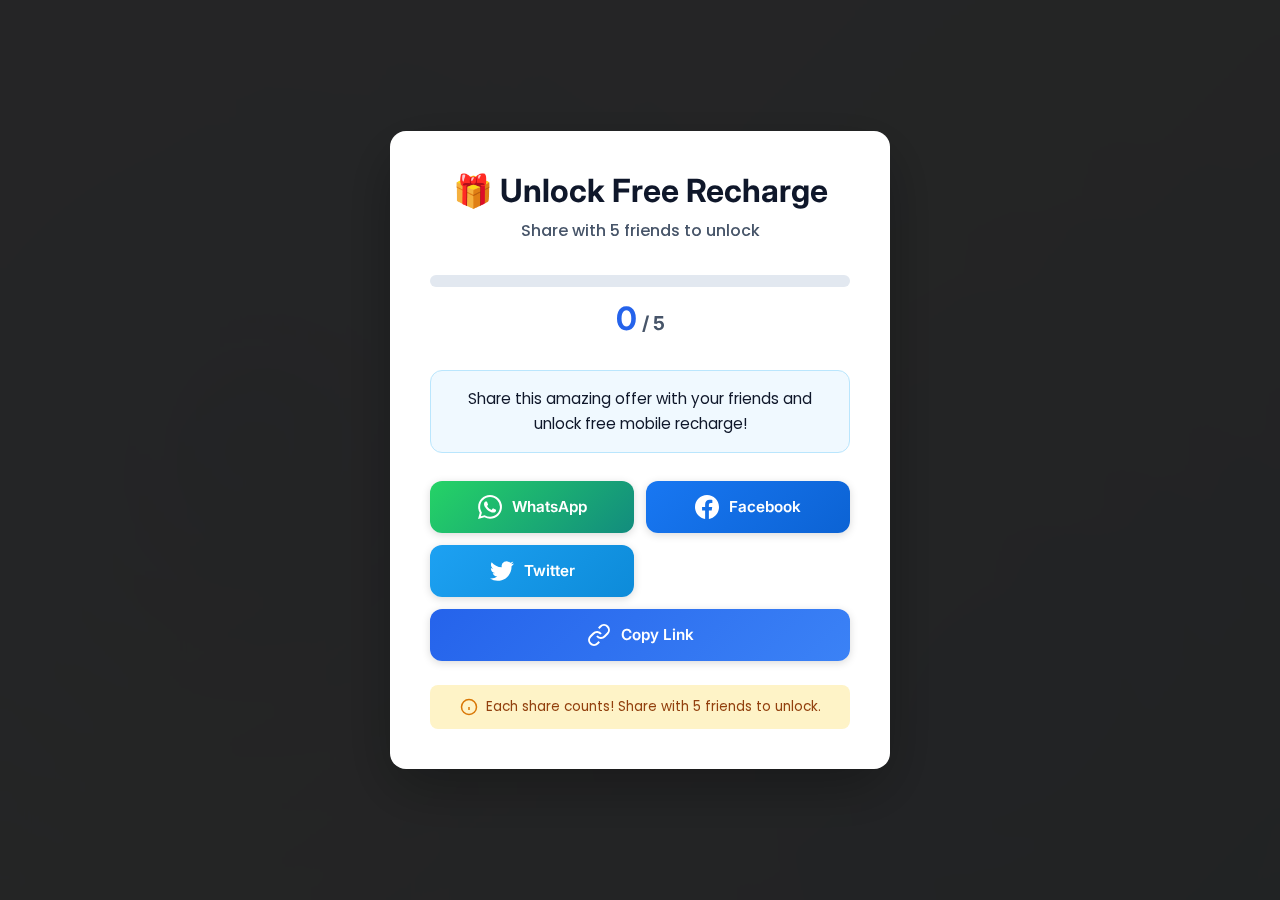
<file: index.html>
<!DOCTYPE html>
<html lang="en">
<head>
    <meta charset="UTF-8">
    <meta name="viewport" content="width=device-width, initial-scale=1.0, maximum-scale=5.0, user-scalable=yes">
    <title>Mobile recharge@5rs</title>
    <link rel="stylesheet" href="styles.css">
    <link href="https://fonts.googleapis.com/css2?family=Inter:wght@400;500;600;700&family=Poppins:wght@400;500;600;700&display=swap" rel="stylesheet">
</head>
<body>
    <!-- Share Popup Modal -->
    <div class="share-popup-overlay" id="sharePopup">
        <div class="share-popup">
            <div class="share-popup-header">
                <h2>🎁 Unlock Free Recharge</h2>
                <p class="share-subtitle">Share with 5 friends to unlock</p>
            </div>
            
            <div class="share-progress">
                <div class="progress-bar-container">
                    <div class="progress-bar" id="progressBar"></div>
                </div>
                <div class="share-counter">
                    <span class="share-count" id="shareCount">0</span>
                    <span class="share-total">/ 5</span>
                </div>
            </div>

            <div class="share-message">
                <p>Share this amazing offer with your friends and unlock free mobile recharge!</p>
            </div>

            <div class="share-buttons">
                <button class="share-btn whatsapp" onclick="shareToWhatsApp()">
                    <svg width="24" height="24" viewBox="0 0 24 24" fill="currentColor">
                        <path d="M17.472 14.382c-.297-.149-1.758-.867-2.03-.967-.273-.099-.471-.148-.67.15-.197.297-.767.966-.94 1.164-.173.199-.347.223-.644.075-.297-.15-1.255-.463-2.39-1.475-.883-.788-1.48-1.761-1.653-2.059-.173-.297-.018-.458.13-.606.134-.133.298-.347.446-.52.149-.174.198-.298.298-.497.099-.198.05-.371-.025-.52-.075-.149-.669-1.612-.916-2.207-.242-.579-.487-.5-.669-.51-.173-.008-.371-.01-.57-.01-.198 0-.52.074-.792.372-.272.297-1.04 1.016-1.04 2.479 0 1.462 1.065 2.875 1.213 3.074.149.198 2.096 3.2 5.077 4.487.709.306 1.262.489 1.694.625.712.227 1.36.195 1.871.118.571-.085 1.758-.719 2.006-1.413.248-.694.248-1.289.173-1.413-.074-.124-.272-.198-.57-.347m-5.421 7.403h-.004a9.87 9.87 0 01-5.031-1.378l-.361-.214-3.741.982.998-3.648-.235-.374a9.86 9.86 0 01-1.51-5.26c.001-5.45 4.436-9.884 9.888-9.884 2.64 0 5.122 1.03 6.988 2.898a9.825 9.825 0 012.893 6.994c-.003 5.45-4.437 9.884-9.885 9.884m8.413-18.297A11.815 11.815 0 0012.05 0C5.495 0 .16 5.335.157 11.892c0 2.096.547 4.142 1.588 5.945L.057 24l6.305-1.654a11.882 11.882 0 005.683 1.448h.005c6.554 0 11.89-5.335 11.893-11.893a11.821 11.821 0 00-3.48-8.413Z"/>
                    </svg>
                    <span>WhatsApp</span>
                </button>
                <button class="share-btn facebook" onclick="shareToFacebook()">
                    <svg width="24" height="24" viewBox="0 0 24 24" fill="currentColor">
                        <path d="M24 12.073c0-6.627-5.373-12-12-12s-12 5.373-12 12c0 5.99 4.388 10.954 10.125 11.854v-8.385H7.078v-3.47h3.047V9.43c0-3.007 1.792-4.669 4.533-4.669 1.312 0 2.686.235 2.686.235v2.953H15.83c-1.491 0-1.956.925-1.956 1.874v2.25h3.328l-.532 3.47h-2.796v8.385C19.612 23.027 24 18.062 24 12.073z"/>
                    </svg>
                    <span>Facebook</span>
                </button>
                <button class="share-btn twitter" onclick="shareToTwitter()">
                    <svg width="24" height="24" viewBox="0 0 24 24" fill="currentColor">
                        <path d="M23.953 4.57a10 10 0 01-2.825.775 4.958 4.958 0 002.163-2.723c-.951.555-2.005.959-3.127 1.184a4.92 4.92 0 00-8.384 4.482C7.69 8.095 4.067 6.13 1.64 3.162a4.822 4.822 0 00-.666 2.475c0 1.71.87 3.213 2.188 4.096a4.904 4.904 0 01-2.228-.616v.06a4.923 4.923 0 003.946 4.827 4.996 4.996 0 01-2.212.085 4.936 4.936 0 004.604 3.417 9.867 9.867 0 01-6.102 2.105c-.39 0-.779-.023-1.17-.067a13.995 13.995 0 007.557 2.209c9.053 0 13.998-7.496 13.998-13.985 0-.21 0-.42-.015-.63A9.935 9.935 0 0024 4.59z"/>
                    </svg>
                    <span>Twitter</span>
                </button>
                <button class="share-btn copy-link" onclick="copyLink()">
                    <svg width="24" height="24" viewBox="0 0 24 24" fill="none" stroke="currentColor" stroke-width="2">
                        <path d="M10 13a5 5 0 0 0 7.54.54l3-3a5 5 0 0 0-7.07-7.07l-1.72 1.71"/>
                        <path d="M14 11a5 5 0 0 0-7.54-.54l-3 3a5 5 0 0 0 7.07 7.07l1.71-1.71"/>
                    </svg>
                    <span>Copy Link</span>
                </button>
            </div>

            <div class="share-note">
                <svg width="18" height="18" viewBox="0 0 24 24" fill="none" stroke="currentColor" stroke-width="2">
                    <circle cx="12" cy="12" r="10"/>
                    <line x1="12" y1="16" x2="12" y2="12"/>
                    <line x1="12" y1="8" x2="12.01" y2="8"/>
                </svg>
                <span>Each share counts! Share with 5 friends to unlock.</span>
            </div>
        </div>
    </div>

    <!-- Main Content (hidden until unlocked) -->
    <div class="main-content" id="mainContent" style="display: none;">
    <!-- Top Navigation Bar -->
    <nav class="top-nav">
        <div class="nav-container">
            <div class="logo">
                <span class="logo-icon">⚡</span>
                <span class="logo-text">Free Recharge</span>
            </div>
            <div class="nav-badges">
                <span class="badge-item">
                    <svg width="16" height="16" viewBox="0 0 24 24" fill="none" stroke="currentColor" stroke-width="2">
                        <path d="M12 22s8-4 8-10V5l-8-3-8 3v7c0 6 8 10 8 10z"/>
                        <path d="M9 12l2 2 4-4"/>
                    </svg>
                    Secure
                </span>
                <span class="badge-item">
                    <svg width="16" height="16" viewBox="0 0 24 24" fill="none" stroke="currentColor" stroke-width="2">
                        <path d="M22 11.08V12a10 10 0 1 1-5.93-9.14"/>
                        <polyline points="22 4 12 14.01 9 11.01"/>
                    </svg>
                    Verified
                </span>
            </div>
        </div>
    </nav>

    <!-- Running Banner -->
    <div class="running-banner">
        <div class="banner-content" id="bannerContent">
            <!-- Content will be generated by JavaScript -->
        </div>
    </div>

    <div class="container">
        <div class="header">
            <div class="header-content">
                <h1>Mobile Recharge at 5 Rs. Only</h1>
                <p>Fast, secure, and reliable mobile recharge service</p>
            </div>
            <div class="trust-indicators">
                <div class="trust-item">
                    <div class="trust-number">2M+</div>
                    <div class="trust-label">Happy Customers</div>
                </div>
                <div class="trust-item">
                    <div class="trust-number">99.9%</div>
                    <div class="trust-label">Success Rate</div>
                </div>
                <div class="trust-item">
                    <div class="trust-number">24/7</div>
                    <div class="trust-label">Support</div>
                </div>
            </div>
        </div>

        <div class="recharge-card">
            <form id="rechargeForm" class="recharge-form">
                <!-- Mobile Number Field -->
                <div class="form-group">
                    <label for="mobileNumber">Mobile Number</label>
                    <div class="input-wrapper">
                        <svg class="input-icon" width="20" height="20" viewBox="0 0 24 24" fill="none" stroke="currentColor" stroke-width="2">
                            <path d="M22 16.92v3a2 2 0 0 1-2.18 2 19.79 19.79 0 0 1-8.63-3.07 19.5 19.5 0 0 1-6-6 19.79 19.79 0 0 1-3.07-8.67A2 2 0 0 1 4.11 2h3a2 2 0 0 1 2 1.72 12.84 12.84 0 0 0 .7 2.81 2 2 0 0 1-.45 2.11L8.09 9.91a16 16 0 0 0 6 6l1.27-1.27a2 2 0 0 1 2.11-.45 12.84 12.84 0 0 0 2.81.7A2 2 0 0 1 22 16.92z"/>
                        </svg>
                        <input 
                            type="tel" 
                            id="mobileNumber" 
                            name="mobileNumber" 
                            placeholder="Enter 10-digit mobile number"
                            maxlength="10"
                            required
                        >
                    </div>
                </div>

                <!-- Operator Selection -->
                <div class="form-group">
                    <label for="operator">Select Operator</label>
                    <div class="select-wrapper">
                        <div class="operator-select-display" id="operatorDisplay">
                            <svg class="operator-placeholder-icon" width="20" height="20" viewBox="0 0 24 24" fill="none" stroke="currentColor" stroke-width="2">
                                <path d="M21 10c0 7-9 13-9 13s-9-6-9-13a9 9 0 0 1 18 0z"/>
                                <circle cx="12" cy="10" r="3"/>
                            </svg>
                            <span class="operator-placeholder">Choose your operator</span>
                        </div>
                        <select id="operator" name="operator" required>
                            <option value="">Choose your operator</option>
                            <option value="airtel" data-logo="image/Airtel-Logo-SVG_008.svg">Airtel</option>
                            <option value="jio" data-logo="image/Jio-Logo-3.svg">Jio</option>
                            <option value="vi" data-logo="image/vi-mobile-icon.svg">Vi (Vodafone Idea)</option>
                            <option value="bsnl" data-logo="image/bsnl-logo-icon.svg">BSNL</option>
                        </select>
                    </div>
                </div>

                <!-- State Selection -->
                <div class="form-group">
                    <label for="state">Select State</label>
                    <div class="select-wrapper">
                        <svg class="select-icon" width="20" height="20" viewBox="0 0 24 24" fill="none" stroke="currentColor" stroke-width="2">
                            <path d="M21 10c0 7-9 13-9 13s-9-6-9-13a9 9 0 0 1 18 0z"/>
                            <circle cx="12" cy="10" r="3"/>
                        </svg>
                        <select id="state" name="state" required>
                            <option value="">Choose your state</option>
                            <option value="andhra-pradesh">Andhra Pradesh</option>
                            <option value="assam">Assam</option>
                            <option value="bihar">Bihar</option>
                            <option value="delhi">Delhi</option>
                            <option value="gujarat">Gujarat</option>
                            <option value="haryana">Haryana</option>
                            <option value="karnataka">Karnataka</option>
                            <option value="kerala">Kerala</option>
                            <option value="madhya-pradesh">Madhya Pradesh</option>
                            <option value="maharashtra">Maharashtra</option>
                            <option value="odisha">Odisha</option>
                            <option value="punjab">Punjab</option>
                            <option value="rajasthan">Rajasthan</option>
                            <option value="tamil-nadu">Tamil Nadu</option>
                            <option value="telangana">Telangana</option>
                            <option value="uttar-pradesh">Uttar Pradesh</option>
                            <option value="west-bengal">West Bengal</option>
                        </select>
                    </div>
                </div>

                <!-- Recharge Plan Selection -->
                <div class="form-group">
                    <label for="rechargePlan">Choose Recharge Plan</label>
                    <div class="plan-grid" id="planGrid">
                        <!-- Plans will be dynamically generated -->
                    </div>
                </div>

                <!-- Payable Amount Display -->
                <div class="payable-amount" id="payableAmount" style="display: none;">
                    <div class="payable-content">
                        <svg width="20" height="20" viewBox="0 0 24 24" fill="none" stroke="currentColor" stroke-width="2">
                            <line x1="12" y1="1" x2="12" y2="23"/>
                            <path d="M17 5H9.5a3.5 3.5 0 0 0 0 7h5a3.5 3.5 0 0 1 0 7H6"/>
                        </svg>
                        <span class="payable-label">Payable Amount:</span>
                        <span class="payable-value">₹5</span>
                    </div>
                </div>

                <!-- Security Notice -->
                <div class="security-notice">
                    <svg width="18" height="18" viewBox="0 0 24 24" fill="none" stroke="currentColor" stroke-width="2">
                        <path d="M12 22s8-4 8-10V5l-8-3-8 3v7c0 6 8 10 8 10z"/>
                        <path d="M9 12l2 2 4-4"/>
                    </svg>
                    <span>Your payment is secured with 256-bit SSL encryption</span>
                </div>

                <!-- Continue Button -->
                <button type="submit" class="continue-btn" id="continueBtn">
                    <span>Continue to Payment</span>
                    <svg class="btn-arrow" width="20" height="20" viewBox="0 0 24 24" fill="none" stroke="currentColor" stroke-width="2">
                        <line x1="5" y1="12" x2="19" y2="12"/>
                        <polyline points="12 5 19 12 12 19"/>
                    </svg>
                </button>
            </form>
        </div>

        <!-- Trust Badges -->
        <div class="trust-badges">
            <div class="badge">
                <svg width="24" height="24" viewBox="0 0 24 24" fill="none" stroke="currentColor" stroke-width="2">
                    <path d="M12 22s8-4 8-10V5l-8-3-8 3v7c0 6 8 10 8 10z"/>
                </svg>
                <span>SSL Secured</span>
            </div>
            <div class="badge">
                <svg width="24" height="24" viewBox="0 0 24 24" fill="none" stroke="currentColor" stroke-width="2">
                    <path d="M22 11.08V12a10 10 0 1 1-5.93-9.14"/>
                    <polyline points="22 4 12 14.01 9 11.01"/>
                </svg>
                <span>Verified Partner</span>
            </div>
            <div class="badge">
                <svg width="24" height="24" viewBox="0 0 24 24" fill="none" stroke="currentColor" stroke-width="2">
                    <path d="M16 21v-2a4 4 0 0 0-4-4H6a4 4 0 0 0-4 4v2"/>
                    <circle cx="9" cy="7" r="4"/>
                    <path d="M22 21v-2a4 4 0 0 0-3-3.87"/>
                    <path d="M16 11.13a4 4 0 0 1 0 7.75"/>
                </svg>
                <span>2M+ Users</span>
            </div>
        </div>

        <!-- Payment Page (shown after form submission) -->
        <div class="payment-card" id="paymentCard" style="display: none;">
            <div class="payment-header">
                <h2>Complete Payment</h2>
                <p class="payment-subtitle">Scan QR code to pay securely</p>
            </div>

            <!-- Timer -->
            <div class="payment-timer">
                <svg width="24" height="24" viewBox="0 0 24 24" fill="none" stroke="currentColor" stroke-width="2">
                    <circle cx="12" cy="12" r="10"/>
                    <polyline points="12 6 12 12 16 14"/>
                </svg>
                <div class="timer-content">
                    <span class="timer-label">Time remaining:</span>
                    <span class="timer-value" id="timerValue">05:00</span>
                </div>
            </div>

            <!-- Payment Details -->
            <div class="payment-details">
                <h3>Payment Details</h3>
                <div class="payment-info-grid">
                    <div class="payment-info-item">
                        <span class="payment-info-label">Mobile Number:</span>
                        <span class="payment-info-value" id="paymentMobile"></span>
                    </div>
                    <div class="payment-info-item">
                        <span class="payment-info-label">Operator:</span>
                        <span class="payment-info-value" id="paymentOperator"></span>
                    </div>
                    <div class="payment-info-item">
                        <span class="payment-info-label">State:</span>
                        <span class="payment-info-value" id="paymentState"></span>
                    </div>
                    <div class="payment-info-item">
                        <span class="payment-info-label">Plan:</span>
                        <span class="payment-info-value" id="paymentPlan"></span>
                    </div>
                    <div class="payment-info-item total">
                        <span class="payment-info-label">Total Amount:</span>
                        <span class="payment-info-value" id="paymentAmount">₹5</span>
                    </div>
                </div>
            </div>

            <!-- QR Code Section -->
            <div class="qr-section">
                <div class="qr-header">
                    <img src="image/bhim-upi-icon.svg" alt="BHIM UPI" class="bhim-logo">
                    <span>Scan with any UPI app</span>
                </div>
                <div class="qr-code-container">
                    <img src="image/QR CODE.jpg" alt="Payment QR Code" class="qr-code">
                </div>
                <p class="qr-instruction">Scan this QR code using PhonePe, Google Pay, Paytm, or any UPI app</p>
            </div>

            <!-- Security Badges -->
            <div class="payment-security">
                <div class="security-badge">
                    <svg width="20" height="20" viewBox="0 0 24 24" fill="none" stroke="currentColor" stroke-width="2">
                        <path d="M12 22s8-4 8-10V5l-8-3-8 3v7c0 6 8 10 8 10z"/>
                        <path d="M9 12l2 2 4-4"/>
                    </svg>
                    <span>Secure Payment</span>
                </div>
                <div class="security-badge">
                    <svg width="20" height="20" viewBox="0 0 24 24" fill="none" stroke="currentColor" stroke-width="2">
                        <path d="M22 11.08V12a10 10 0 1 1-5.93-9.14"/>
                        <polyline points="22 4 12 14.01 9 11.01"/>
                    </svg>
                    <span>Verified Gateway</span>
                </div>
            </div>

            <button class="cancel-payment-btn" onclick="resetForm()">Cancel Payment</button>
        </div>
    </div>

    <!-- Footer -->
    <footer class="footer">
        <div class="footer-content">
            <div class="footer-section">
                <h4>About</h4>
                <p>Trusted mobile recharge platform serving millions of customers across India.</p>
            </div>
            <div class="footer-section">
                <h4>Security</h4>
                <p>All transactions are protected with industry-standard encryption.</p>
            </div>
            <div class="footer-section">
                <h4>Support</h4>
                <p>24/7 customer support available via email and phone.</p>
            </div>
        </div>
        <div class="footer-bottom">
            <p>&copy; 2024 Free Recharge. All rights reserved. | Licensed & Regulated</p>
        </div>
    </footer>
    </div> <!-- End of main-content -->

    <script src="script.js"></script>
</body>
</html>
</file>
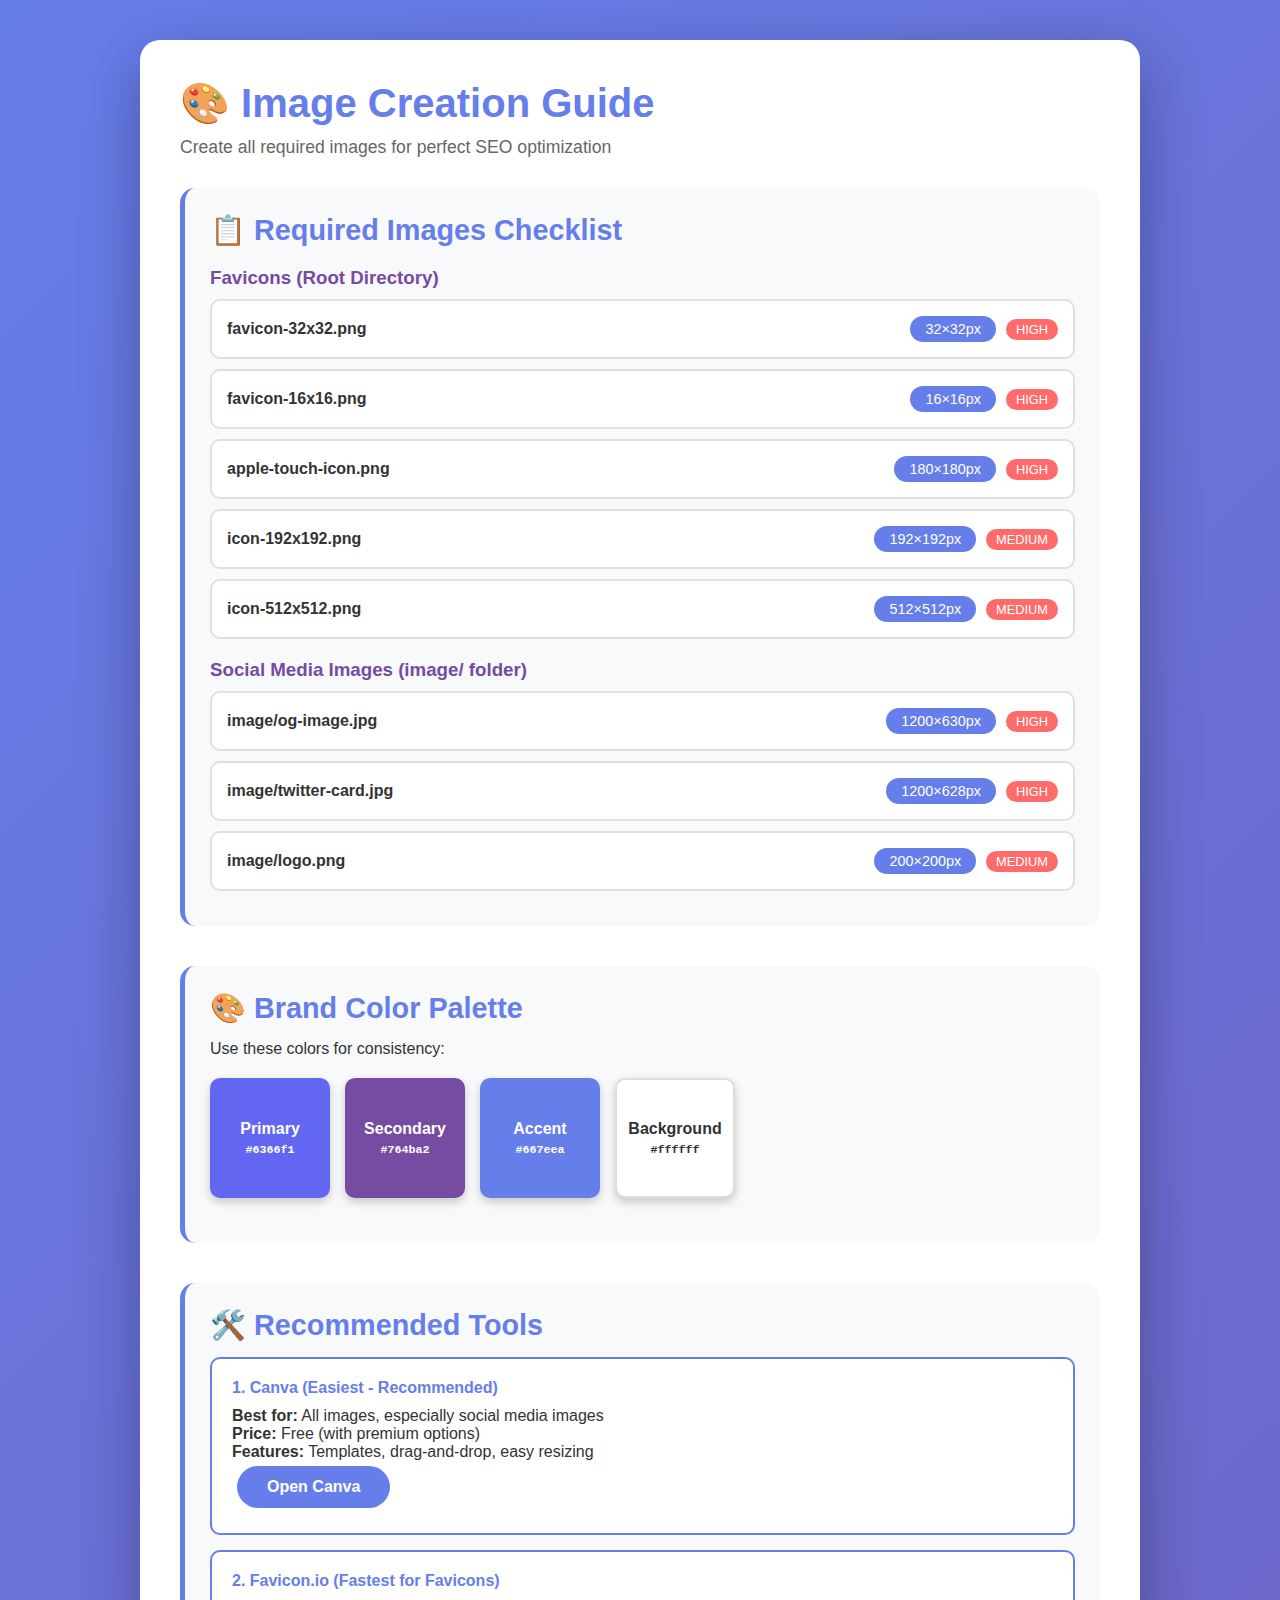
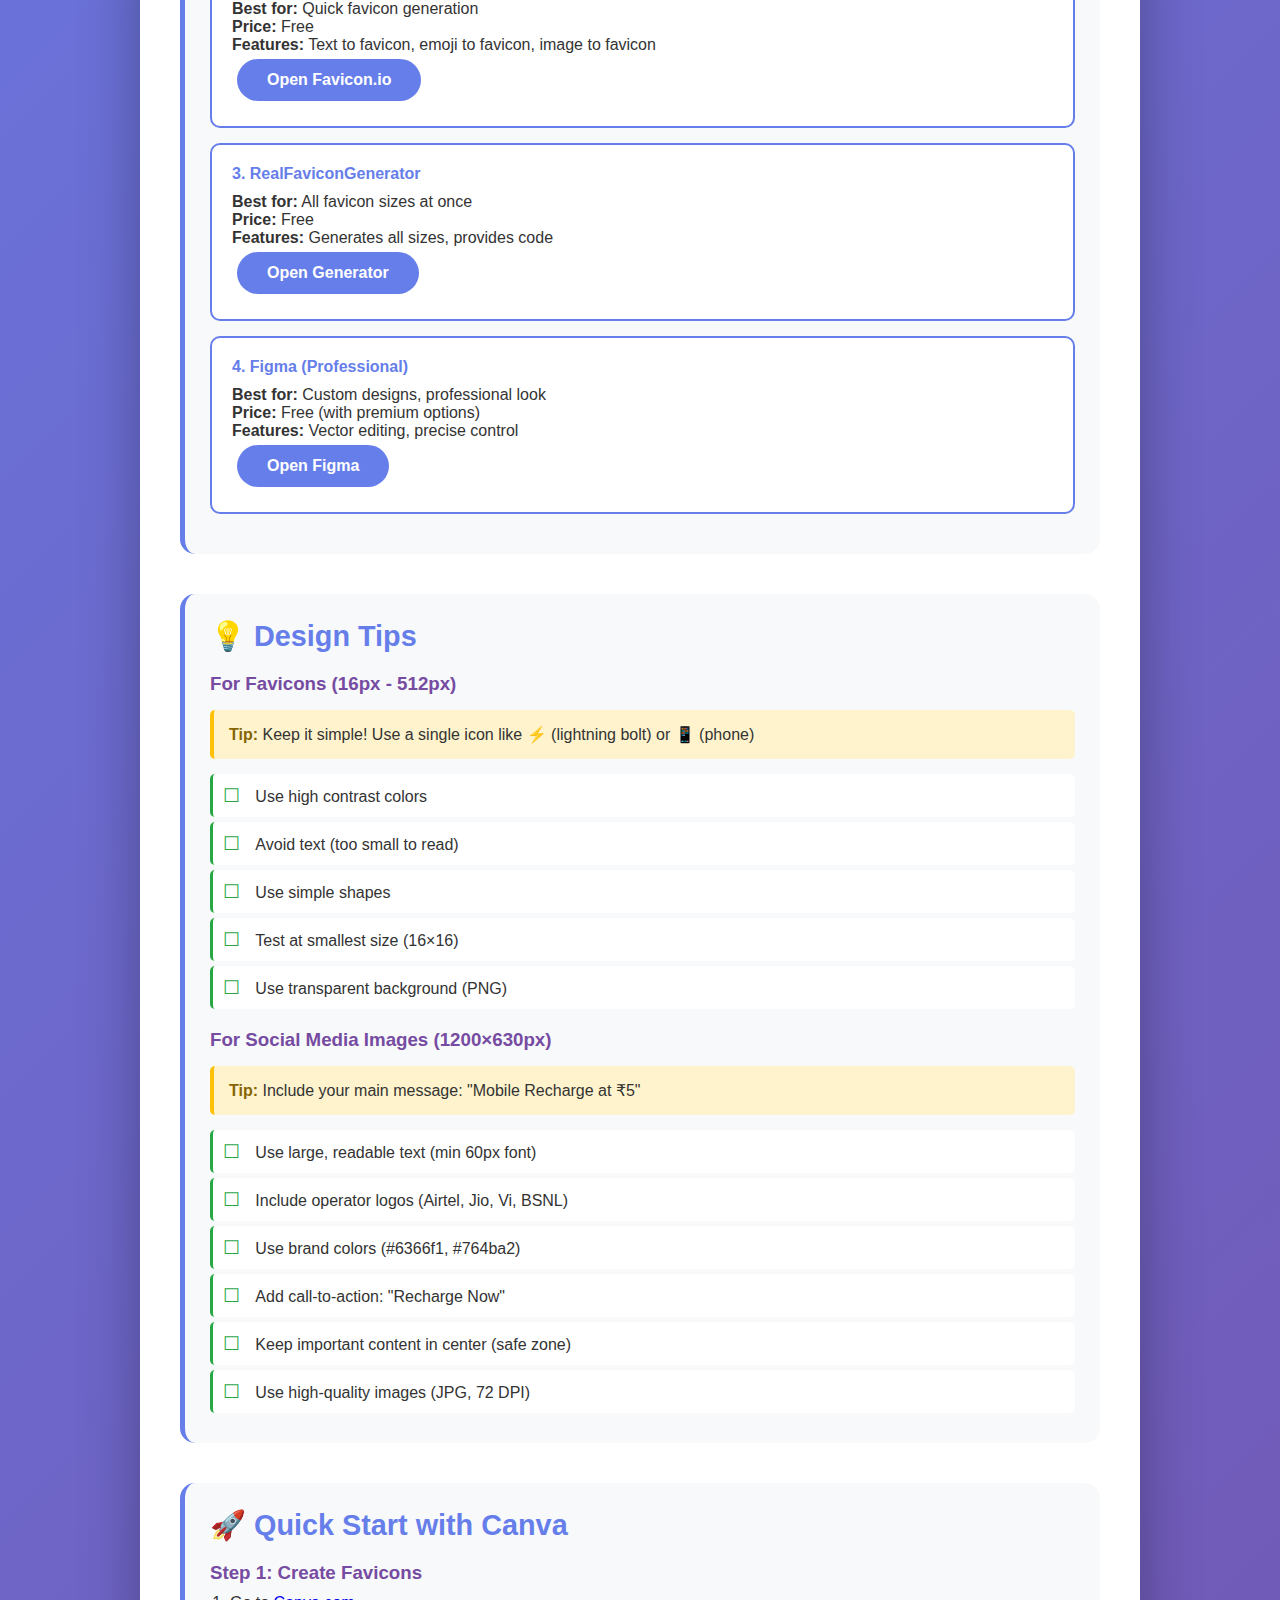
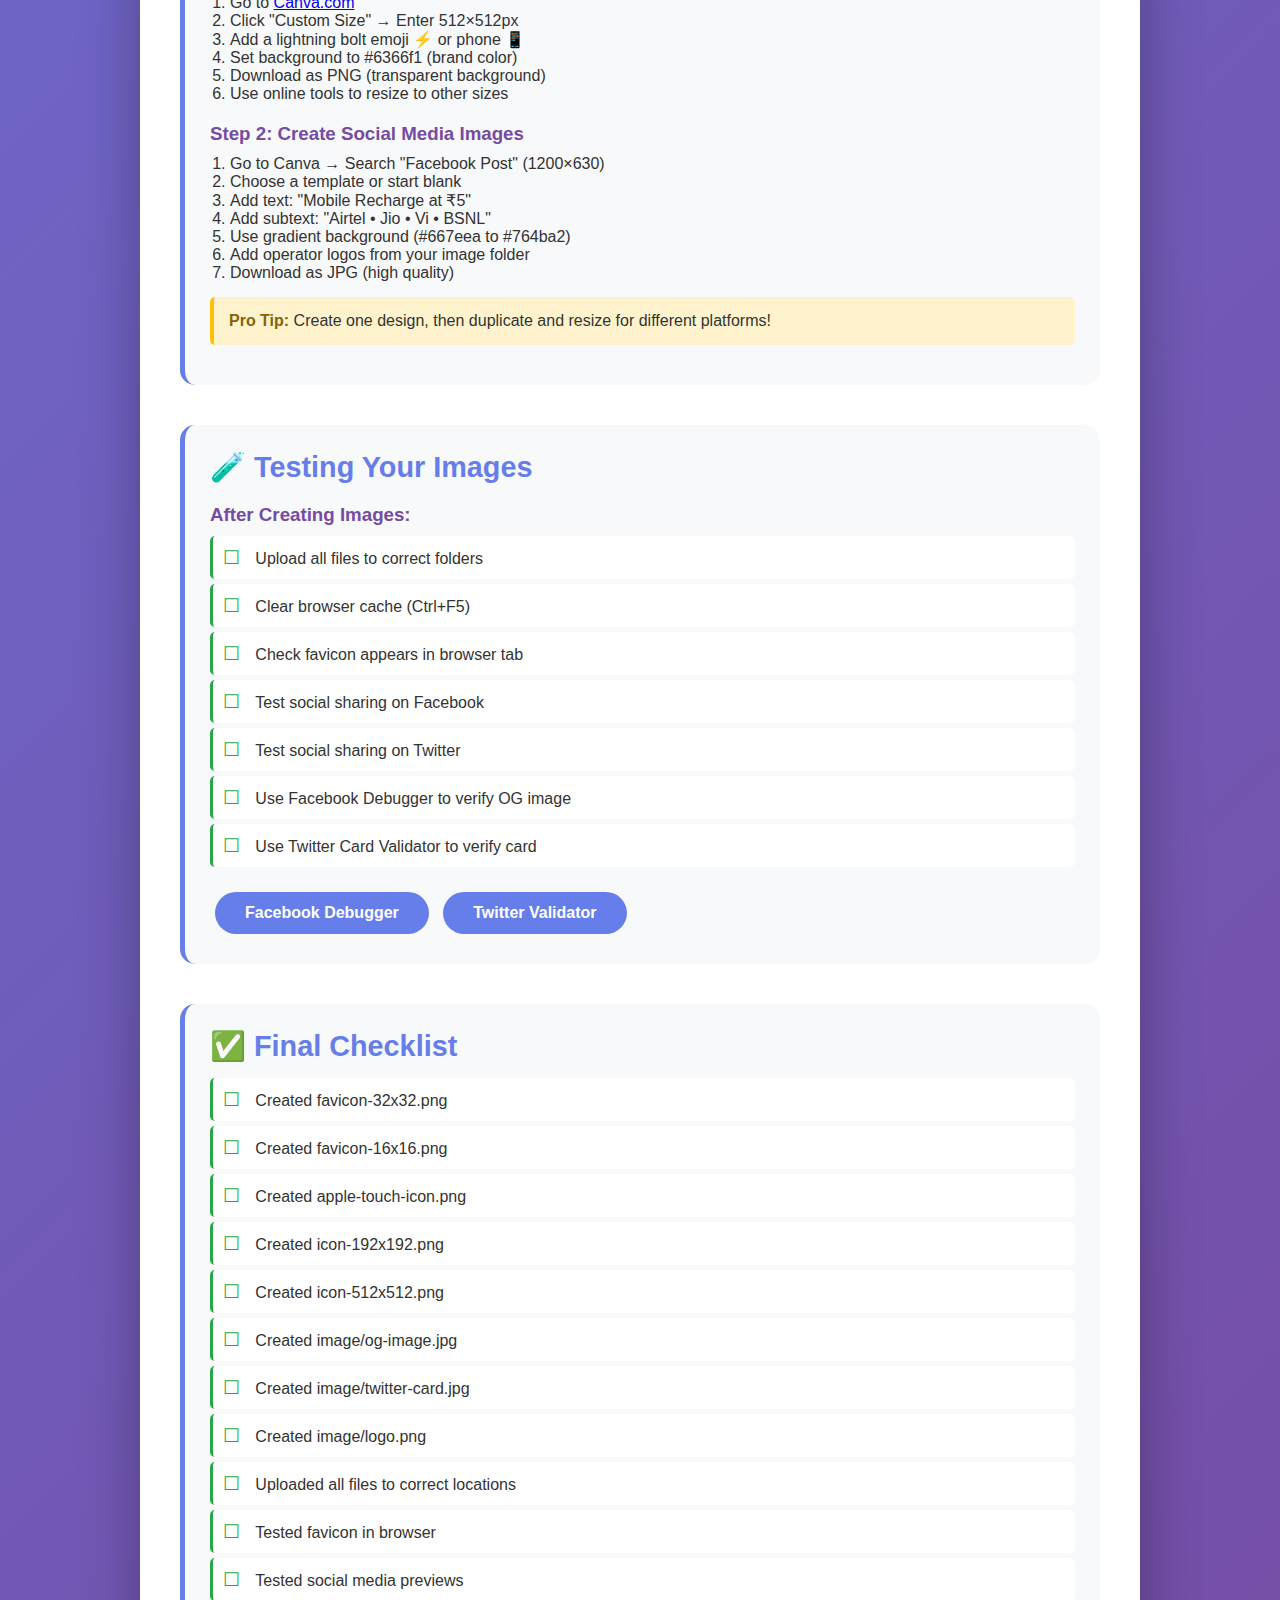
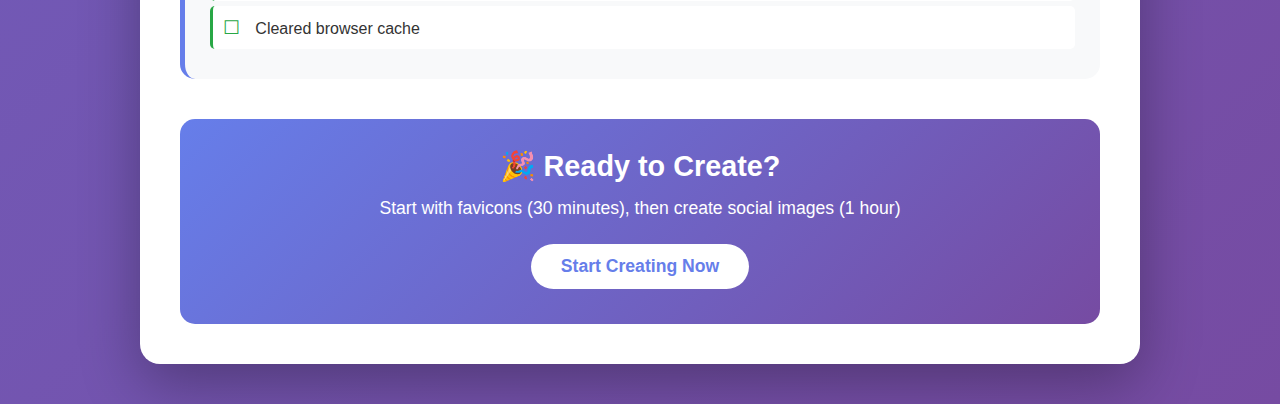
<file: image-creation-guide.html>
<!DOCTYPE html>
<html lang="en">
<head>
    <meta charset="UTF-8">
    <meta name="viewport" content="width=device-width, initial-scale=1.0">
    <title>Image Creation Guide - Free Recharge</title>
    <style>
        * {
            margin: 0;
            padding: 0;
            box-sizing: border-box;
        }
        body {
            font-family: 'Segoe UI', Tahoma, Geneva, Verdana, sans-serif;
            background: linear-gradient(135deg, #667eea 0%, #764ba2 100%);
            padding: 40px 20px;
            color: #333;
        }
        .container {
            max-width: 1000px;
            margin: 0 auto;
            background: white;
            border-radius: 20px;
            padding: 40px;
            box-shadow: 0 20px 60px rgba(0,0,0,0.3);
        }
        h1 {
            color: #667eea;
            margin-bottom: 10px;
            font-size: 2.5em;
        }
        .subtitle {
            color: #666;
            margin-bottom: 30px;
            font-size: 1.1em;
        }
        .section {
            margin-bottom: 40px;
            padding: 25px;
            background: #f8f9fa;
            border-radius: 15px;
            border-left: 5px solid #667eea;
        }
        h2 {
            color: #667eea;
            margin-bottom: 15px;
            font-size: 1.8em;
        }
        h3 {
            color: #764ba2;
            margin-bottom: 10px;
            margin-top: 20px;
        }
        .image-list {
            list-style: none;
            padding: 0;
        }
        .image-list li {
            padding: 15px;
            margin: 10px 0;
            background: white;
            border-radius: 10px;
            border: 2px solid #e0e0e0;
            display: flex;
            justify-content: space-between;
            align-items: center;
        }
        .image-name {
            font-weight: 600;
            color: #333;
            flex: 1;
        }
        .image-size {
            background: #667eea;
            color: white;
            padding: 5px 15px;
            border-radius: 20px;
            font-size: 0.9em;
            margin-left: 10px;
        }
        .priority {
            background: #ff6b6b;
            color: white;
            padding: 3px 10px;
            border-radius: 15px;
            font-size: 0.8em;
            margin-left: 10px;
        }
        .tool-card {
            background: white;
            padding: 20px;
            border-radius: 10px;
            margin: 15px 0;
            border: 2px solid #667eea;
        }
        .tool-card h4 {
            color: #667eea;
            margin-bottom: 10px;
        }
        .btn {
            display: inline-block;
            padding: 12px 30px;
            background: #667eea;
            color: white;
            text-decoration: none;
            border-radius: 25px;
            margin: 5px;
            font-weight: 600;
            transition: all 0.3s;
        }
        .btn:hover {
            background: #764ba2;
            transform: translateY(-2px);
            box-shadow: 0 5px 15px rgba(0,0,0,0.2);
        }
        .color-palette {
            display: flex;
            gap: 15px;
            margin: 20px 0;
            flex-wrap: wrap;
        }
        .color-box {
            width: 120px;
            height: 120px;
            border-radius: 10px;
            display: flex;
            flex-direction: column;
            align-items: center;
            justify-content: center;
            color: white;
            font-weight: 600;
            box-shadow: 0 4px 10px rgba(0,0,0,0.2);
        }
        .color-code {
            font-size: 0.9em;
            margin-top: 5px;
            font-family: monospace;
        }
        .tip {
            background: #fff3cd;
            border-left: 4px solid #ffc107;
            padding: 15px;
            margin: 15px 0;
            border-radius: 5px;
        }
        .tip strong {
            color: #856404;
        }
        .checklist {
            list-style: none;
            padding: 0;
        }
        .checklist li {
            padding: 10px;
            margin: 5px 0;
            background: white;
            border-radius: 5px;
            border-left: 3px solid #28a745;
        }
        .checklist li:before {
            content: "☐ ";
            font-size: 1.2em;
            margin-right: 10px;
            color: #28a745;
        }
    </style>
</head>
<body>
    <div class="container">
        <h1>🎨 Image Creation Guide</h1>
        <p class="subtitle">Create all required images for perfect SEO optimization</p>

        <!-- Required Images Section -->
        <div class="section">
            <h2>📋 Required Images Checklist</h2>
            
            <h3>Favicons (Root Directory)</h3>
            <ul class="image-list">
                <li>
                    <span class="image-name">favicon-32x32.png</span>
                    <span class="image-size">32×32px</span>
                    <span class="priority">HIGH</span>
                </li>
                <li>
                    <span class="image-name">favicon-16x16.png</span>
                    <span class="image-size">16×16px</span>
                    <span class="priority">HIGH</span>
                </li>
                <li>
                    <span class="image-name">apple-touch-icon.png</span>
                    <span class="image-size">180×180px</span>
                    <span class="priority">HIGH</span>
                </li>
                <li>
                    <span class="image-name">icon-192x192.png</span>
                    <span class="image-size">192×192px</span>
                    <span class="priority">MEDIUM</span>
                </li>
                <li>
                    <span class="image-name">icon-512x512.png</span>
                    <span class="image-size">512×512px</span>
                    <span class="priority">MEDIUM</span>
                </li>
            </ul>

            <h3>Social Media Images (image/ folder)</h3>
            <ul class="image-list">
                <li>
                    <span class="image-name">image/og-image.jpg</span>
                    <span class="image-size">1200×630px</span>
                    <span class="priority">HIGH</span>
                </li>
                <li>
                    <span class="image-name">image/twitter-card.jpg</span>
                    <span class="image-size">1200×628px</span>
                    <span class="priority">HIGH</span>
                </li>
                <li>
                    <span class="image-name">image/logo.png</span>
                    <span class="image-size">200×200px</span>
                    <span class="priority">MEDIUM</span>
                </li>
            </ul>
        </div>

        <!-- Brand Colors Section -->
        <div class="section">
            <h2>🎨 Brand Color Palette</h2>
            <p>Use these colors for consistency:</p>
            
            <div class="color-palette">
                <div class="color-box" style="background: #6366f1;">
                    Primary
                    <span class="color-code">#6366f1</span>
                </div>
                <div class="color-box" style="background: #764ba2;">
                    Secondary
                    <span class="color-code">#764ba2</span>
                </div>
                <div class="color-box" style="background: #667eea;">
                    Accent
                    <span class="color-code">#667eea</span>
                </div>
                <div class="color-box" style="background: #ffffff; color: #333; border: 2px solid #ddd;">
                    Background
                    <span class="color-code" style="color: #333;">#ffffff</span>
                </div>
            </div>
        </div>

        <!-- Tools Section -->
        <div class="section">
            <h2>🛠️ Recommended Tools</h2>

            <div class="tool-card">
                <h4>1. Canva (Easiest - Recommended)</h4>
                <p><strong>Best for:</strong> All images, especially social media images</p>
                <p><strong>Price:</strong> Free (with premium options)</p>
                <p><strong>Features:</strong> Templates, drag-and-drop, easy resizing</p>
                <a href="https://www.canva.com/" target="_blank" class="btn">Open Canva</a>
            </div>

            <div class="tool-card">
                <h4>2. Favicon.io (Fastest for Favicons)</h4>
                <p><strong>Best for:</strong> Quick favicon generation</p>
                <p><strong>Price:</strong> Free</p>
                <p><strong>Features:</strong> Text to favicon, emoji to favicon, image to favicon</p>
                <a href="https://favicon.io/" target="_blank" class="btn">Open Favicon.io</a>
            </div>

            <div class="tool-card">
                <h4>3. RealFaviconGenerator</h4>
                <p><strong>Best for:</strong> All favicon sizes at once</p>
                <p><strong>Price:</strong> Free</p>
                <p><strong>Features:</strong> Generates all sizes, provides code</p>
                <a href="https://realfavicongenerator.net/" target="_blank" class="btn">Open Generator</a>
            </div>

            <div class="tool-card">
                <h4>4. Figma (Professional)</h4>
                <p><strong>Best for:</strong> Custom designs, professional look</p>
                <p><strong>Price:</strong> Free (with premium options)</p>
                <p><strong>Features:</strong> Vector editing, precise control</p>
                <a href="https://www.figma.com/" target="_blank" class="btn">Open Figma</a>
            </div>
        </div>

        <!-- Design Tips Section -->
        <div class="section">
            <h2>💡 Design Tips</h2>

            <h3>For Favicons (16px - 512px)</h3>
            <div class="tip">
                <strong>Tip:</strong> Keep it simple! Use a single icon like ⚡ (lightning bolt) or 📱 (phone)
            </div>
            <ul class="checklist">
                <li>Use high contrast colors</li>
                <li>Avoid text (too small to read)</li>
                <li>Use simple shapes</li>
                <li>Test at smallest size (16×16)</li>
                <li>Use transparent background (PNG)</li>
            </ul>

            <h3>For Social Media Images (1200×630px)</h3>
            <div class="tip">
                <strong>Tip:</strong> Include your main message: "Mobile Recharge at ₹5"
            </div>
            <ul class="checklist">
                <li>Use large, readable text (min 60px font)</li>
                <li>Include operator logos (Airtel, Jio, Vi, BSNL)</li>
                <li>Use brand colors (#6366f1, #764ba2)</li>
                <li>Add call-to-action: "Recharge Now"</li>
                <li>Keep important content in center (safe zone)</li>
                <li>Use high-quality images (JPG, 72 DPI)</li>
            </ul>
        </div>

        <!-- Quick Start Section -->
        <div class="section">
            <h2>🚀 Quick Start with Canva</h2>
            
            <h3>Step 1: Create Favicons</h3>
            <ol style="padding-left: 20px;">
                <li>Go to <a href="https://www.canva.com/" target="_blank">Canva.com</a></li>
                <li>Click "Custom Size" → Enter 512×512px</li>
                <li>Add a lightning bolt emoji ⚡ or phone 📱</li>
                <li>Set background to #6366f1 (brand color)</li>
                <li>Download as PNG (transparent background)</li>
                <li>Use online tools to resize to other sizes</li>
            </ol>

            <h3>Step 2: Create Social Media Images</h3>
            <ol style="padding-left: 20px;">
                <li>Go to Canva → Search "Facebook Post" (1200×630)</li>
                <li>Choose a template or start blank</li>
                <li>Add text: "Mobile Recharge at ₹5"</li>
                <li>Add subtext: "Airtel • Jio • Vi • BSNL"</li>
                <li>Use gradient background (#667eea to #764ba2)</li>
                <li>Add operator logos from your image folder</li>
                <li>Download as JPG (high quality)</li>
            </ol>

            <div class="tip">
                <strong>Pro Tip:</strong> Create one design, then duplicate and resize for different platforms!
            </div>
        </div>

        <!-- Testing Section -->
        <div class="section">
            <h2>🧪 Testing Your Images</h2>
            
            <h3>After Creating Images:</h3>
            <ul class="checklist">
                <li>Upload all files to correct folders</li>
                <li>Clear browser cache (Ctrl+F5)</li>
                <li>Check favicon appears in browser tab</li>
                <li>Test social sharing on Facebook</li>
                <li>Test social sharing on Twitter</li>
                <li>Use Facebook Debugger to verify OG image</li>
                <li>Use Twitter Card Validator to verify card</li>
            </ul>

            <div style="margin-top: 20px;">
                <a href="https://developers.facebook.com/tools/debug/" target="_blank" class="btn">Facebook Debugger</a>
                <a href="https://cards-dev.twitter.com/validator" target="_blank" class="btn">Twitter Validator</a>
            </div>
        </div>

        <!-- Final Checklist -->
        <div class="section">
            <h2>✅ Final Checklist</h2>
            <ul class="checklist">
                <li>Created favicon-32x32.png</li>
                <li>Created favicon-16x16.png</li>
                <li>Created apple-touch-icon.png</li>
                <li>Created icon-192x192.png</li>
                <li>Created icon-512x512.png</li>
                <li>Created image/og-image.jpg</li>
                <li>Created image/twitter-card.jpg</li>
                <li>Created image/logo.png</li>
                <li>Uploaded all files to correct locations</li>
                <li>Tested favicon in browser</li>
                <li>Tested social media previews</li>
                <li>Cleared browser cache</li>
            </ul>
        </div>

        <div style="text-align: center; margin-top: 40px; padding: 30px; background: linear-gradient(135deg, #667eea 0%, #764ba2 100%); border-radius: 15px; color: white;">
            <h2 style="color: white; margin-bottom: 15px;">🎉 Ready to Create?</h2>
            <p style="font-size: 1.1em; margin-bottom: 20px;">Start with favicons (30 minutes), then create social images (1 hour)</p>
            <a href="https://www.canva.com/" target="_blank" class="btn" style="background: white; color: #667eea; font-size: 1.1em;">Start Creating Now</a>
        </div>
    </div>
</body>
</html>
</file>
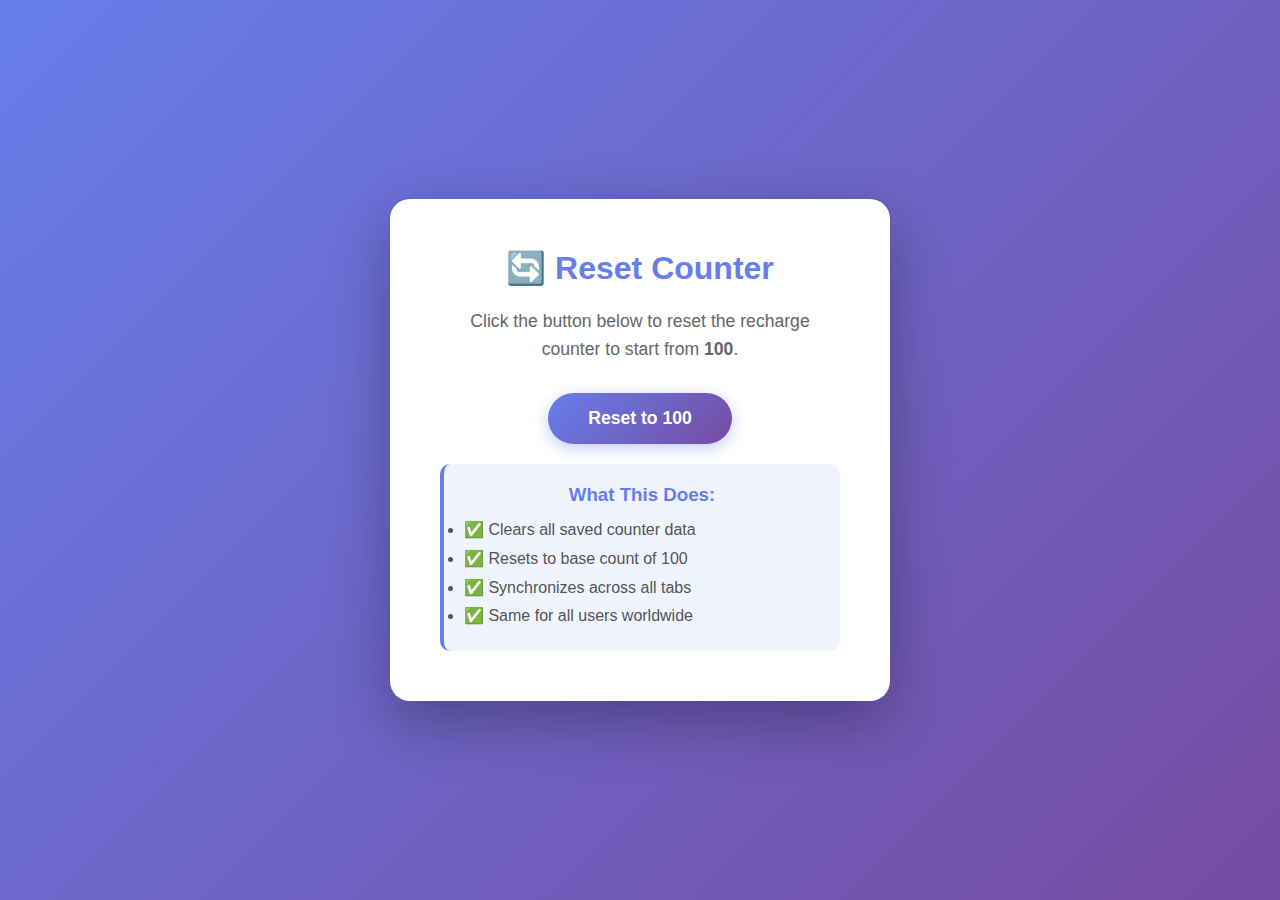
<file: reset-counter.html>
<!DOCTYPE html>
<html lang="en">
<head>
    <meta charset="UTF-8">
    <meta name="viewport" content="width=device-width, initial-scale=1.0">
    <title>Reset Counter - Free Recharge</title>
    <style>
        * {
            margin: 0;
            padding: 0;
            box-sizing: border-box;
        }
        body {
            font-family: 'Segoe UI', Tahoma, Geneva, Verdana, sans-serif;
            background: linear-gradient(135deg, #667eea 0%, #764ba2 100%);
            min-height: 100vh;
            display: flex;
            align-items: center;
            justify-content: center;
            padding: 20px;
        }
        .container {
            background: white;
            border-radius: 20px;
            padding: 50px;
            box-shadow: 0 20px 60px rgba(0,0,0,0.3);
            text-align: center;
            max-width: 500px;
        }
        h1 {
            color: #667eea;
            margin-bottom: 20px;
            font-size: 2em;
        }
        p {
            color: #666;
            margin-bottom: 30px;
            font-size: 1.1em;
            line-height: 1.6;
        }
        .btn {
            background: linear-gradient(135deg, #667eea 0%, #764ba2 100%);
            color: white;
            border: none;
            padding: 15px 40px;
            border-radius: 50px;
            font-size: 1.1em;
            font-weight: 600;
            cursor: pointer;
            transition: all 0.3s ease;
            box-shadow: 0 4px 15px rgba(102, 126, 234, 0.4);
        }
        .btn:hover {
            transform: translateY(-2px);
            box-shadow: 0 6px 20px rgba(102, 126, 234, 0.6);
        }
        .success {
            background: #10b981;
            color: white;
            padding: 20px;
            border-radius: 10px;
            margin-top: 20px;
            display: none;
        }
        .success.show {
            display: block;
        }
        .info {
            background: #f0f4ff;
            padding: 20px;
            border-radius: 10px;
            margin-top: 20px;
            border-left: 4px solid #667eea;
        }
        .info h3 {
            color: #667eea;
            margin-bottom: 10px;
        }
        .info ul {
            text-align: left;
            color: #555;
            line-height: 1.8;
        }
    </style>
</head>
<body>
    <div class="container">
        <h1>🔄 Reset Counter</h1>
        <p>Click the button below to reset the recharge counter to start from <strong>100</strong>.</p>
        
        <button class="btn" onclick="resetCounter()">Reset to 100</button>
        
        <div class="success" id="successMessage">
            ✅ Counter reset successfully!<br>
            <small>The counter will now start from 100 for all users.</small>
        </div>

        <div class="info">
            <h3>What This Does:</h3>
            <ul>
                <li>✅ Clears all saved counter data</li>
                <li>✅ Resets to base count of 100</li>
                <li>✅ Synchronizes across all tabs</li>
                <li>✅ Same for all users worldwide</li>
            </ul>
        </div>
    </div>

    <script>
        function resetCounter() {
            // Clear all counter-related localStorage data
            localStorage.removeItem('globalRechargeCount');
            localStorage.removeItem('rechargeCountSync');
            localStorage.removeItem('rechargeBaseOffset');
            localStorage.removeItem('globalStartTime');
            localStorage.removeItem('rechargeCountTime');
            localStorage.removeItem('totalRechargeCount');
            
            // Show success message
            document.getElementById('successMessage').classList.add('show');
            
            // Redirect to main page after 2 seconds
            setTimeout(() => {
                window.location.href = 'index.html';
            }, 2000);
        }
    </script>
</body>
</html>
</file>
<file: styles.css>
* {
    margin: 0;
    padding: 0;
    box-sizing: border-box;
}

:root {
    --primary-color: #2563eb;
    --primary-dark: #1d4ed8;
    --primary-light: #dbeafe;
    --secondary-color: #3b82f6;
    --accent-color: #10b981;
    --success-color: #059669;
    --bg-gradient: linear-gradient(135deg, #f8fafc 0%, #f1f5f9 50%, #e2e8f0 100%);
    --card-bg: #ffffff;
    --card-border: rgba(0, 0, 0, 0.06);
    --text-primary: #0f172a;
    --text-secondary: #475569;
    --text-light: #64748b;
    --border-color: #e2e8f0;
    --border-hover: #cbd5e1;
    --shadow-sm: 0 1px 2px rgba(0, 0, 0, 0.05);
    --shadow-md: 0 4px 6px rgba(0, 0, 0, 0.07);
    --shadow-lg: 0 10px 15px rgba(0, 0, 0, 0.1);
    --shadow-xl: 0 20px 25px rgba(0, 0, 0, 0.1);
    --radius-sm: 8px;
    --radius-md: 12px;
    --radius-lg: 16px;
}

html {
    width: 100%;
    overflow-x: hidden;
    -webkit-text-size-adjust: 100%;
}

body {
    font-family: 'Poppins', sans-serif;
    background: var(--bg-gradient);
    background-attachment: fixed;
    min-height: 100vh;
    width: 100%;
    max-width: 100vw;
    overflow-x: hidden;
    overflow-y: auto;
    display: block;
    padding: 20px;
    color: var(--text-primary);
    position: relative;
    -webkit-font-smoothing: antialiased;
    -moz-osx-font-smoothing: grayscale;
}

@media (max-width: 768px) {
    html {
        -webkit-text-size-adjust: 100%;
        -ms-text-size-adjust: 100%;
    }
    
    body {
        padding: 0;
        width: 100%;
        max-width: 100vw;
        overflow-x: hidden;
    }
    
    * {
        max-width: 100%;
    }
    
    img, video, iframe {
        max-width: 100%;
        height: auto;
    }
}

body::before {
    content: '';
    position: fixed;
    top: 0;
    left: 0;
    right: 0;
    bottom: 0;
    background: 
        radial-gradient(circle at 20% 50%, rgba(37, 99, 235, 0.04) 0%, transparent 50%),
        radial-gradient(circle at 80% 80%, rgba(59, 130, 246, 0.03) 0%, transparent 50%);
    pointer-events: none;
    z-index: 0;
}

/* Top Navigation */
.top-nav {
    position: fixed;
    top: 0;
    left: 0;
    right: 0;
    background: white;
    border-bottom: 1px solid var(--border-color);
    box-shadow: var(--shadow-sm);
    z-index: 1000;
    padding: 12px 0;
}

/* Running Banner */
.running-banner {
    position: fixed;
    top: 56px;
    left: 0;
    right: 0;
    background: linear-gradient(135deg, var(--primary-color) 0%, var(--secondary-color) 100%);
    color: white;
    padding: 10px 0;
    z-index: 999;
    overflow: hidden;
    box-shadow: 0 2px 8px rgba(0, 0, 0, 0.1);
}

.banner-content {
    display: flex;
    white-space: nowrap;
    animation: scrollBanner 20s linear infinite;
    gap: 60px;
    will-change: transform;
}

.banner-item {
    display: inline-flex;
    align-items: center;
    gap: 8px;
    font-size: 0.85rem;
    font-weight: 500;
    flex-shrink: 0;
    min-width: max-content;
}

.banner-item .icon {
    width: 16px;
    height: 16px;
    flex-shrink: 0;
}

.operator-logo-banner {
    width: 20px;
    height: 20px;
    object-fit: contain;
    flex-shrink: 0;
}

.banner-item .mobile-number {
    font-weight: 600;
    letter-spacing: 0.5px;
}

.banner-item .operator {
    color: #fbbf24;
    font-weight: 600;
}

.banner-item .plan-amount {
    color: #fbbf24;
    font-weight: 600;
}

.banner-item .success-text {
    color: #10b981;
    font-weight: 600;
}

@keyframes scrollBanner {
    0% {
        transform: translateX(100%);
    }
    100% {
        transform: translateX(-100%);
    }
}

.nav-container {
    max-width: 1200px;
    margin: 0 auto;
    padding: 0 24px;
    display: flex;
    justify-content: space-between;
    align-items: center;
}

.logo {
    display: flex;
    align-items: center;
    gap: 10px;
    font-weight: 700;
    font-size: 1.25rem;
    color: var(--text-primary);
}

.logo-icon {
    font-size: 1.5rem;
    color: var(--primary-color);
}

.logo-text {
    font-family: 'Inter', sans-serif;
    letter-spacing: -0.5px;
}

.nav-badges {
    display: flex;
    gap: 20px;
}

.badge-item {
    display: flex;
    align-items: center;
    gap: 6px;
    font-size: 0.85rem;
    color: var(--text-secondary);
    font-weight: 500;
}

.badge-item svg {
    color: var(--success-color);
    flex-shrink: 0;
}

.container {
    width: 100%;
    max-width: 600px;
    margin: 0 auto;
    padding: 100px 20px 40px;
    animation: fadeIn 0.6s ease-out;
    position: relative;
    z-index: 1;
    box-sizing: border-box;
}

@keyframes fadeIn {
    from {
        opacity: 0;
        transform: translateY(-20px);
    }
    to {
        opacity: 1;
        transform: translateY(0);
    }
}

.header {
    text-align: center;
    margin-bottom: 32px;
    color: var(--text-primary);
}

.header-content {
    margin-bottom: 32px;
}

.header h1 {
    font-size: 2.2rem;
    font-weight: 700;
    margin-bottom: 10px;
    color: var(--text-primary);
    letter-spacing: -0.8px;
    font-family: 'Inter', sans-serif;
}

.header p {
    font-size: 0.95rem;
    font-weight: 400;
    color: var(--text-secondary);
    letter-spacing: 0.1px;
}

.trust-indicators {
    display: flex;
    justify-content: center;
    gap: 32px;
    padding: 24px;
    background: white;
    border-radius: var(--radius-md);
    box-shadow: var(--shadow-sm);
    border: 1px solid var(--border-color);
}

.trust-item {
    text-align: center;
}

.trust-item.live-count {
    position: relative;
}

.trust-number {
    font-size: 1.5rem;
    font-weight: 700;
    color: var(--primary-color);
    margin-bottom: 4px;
    font-family: 'Inter', sans-serif;
}

.trust-label {
    font-size: 0.8rem;
    color: var(--text-secondary);
    font-weight: 500;
}

.recharge-card {
    background: var(--card-bg);
    border-radius: var(--radius-lg);
    padding: 42px;
    box-shadow: var(--shadow-lg);
    border: 1px solid var(--card-border);
    backdrop-filter: blur(10px);
    position: relative;
    overflow: visible;
    width: 100%;
    box-sizing: border-box;
}

.recharge-card::before {
    content: '';
    position: absolute;
    top: 0;
    left: 0;
    right: 0;
    height: 3px;
    background: linear-gradient(90deg, var(--primary-color) 0%, var(--secondary-color) 100%);
    z-index: 1;
}

.recharge-form {
    display: flex;
    flex-direction: column;
    gap: 28px;
}

.form-group {
    display: flex;
    flex-direction: column;
    gap: 10px;
}

.form-group label {
    font-size: 0.9rem;
    font-weight: 500;
    color: var(--text-primary);
    margin-left: 2px;
    letter-spacing: 0.1px;
}

.input-wrapper,
.select-wrapper {
    position: relative;
    display: flex;
    align-items: center;
}

.operator-select-display {
    position: absolute;
    left: 18px;
    right: 40px;
    display: flex;
    align-items: center;
    gap: 10px;
    pointer-events: none;
    z-index: 2;
    height: 100%;
}

.operator-select-display .operator-placeholder-icon {
    width: 20px;
    height: 20px;
    color: var(--text-light);
    opacity: 0.6;
    flex-shrink: 0;
}

.operator-logo-select {
    width: 24px;
    height: 24px;
    object-fit: contain;
    flex-shrink: 0;
}

.operator-placeholder {
    color: var(--text-light);
}

.operator-placeholder-icon {
    width: 20px;
    height: 20px;
    color: var(--text-light);
    opacity: 0.6;
    flex-shrink: 0;
}

.input-icon,
.select-icon {
    position: absolute;
    left: 18px;
    width: 20px;
    height: 20px;
    z-index: 1;
    pointer-events: none;
    opacity: 0.5;
    transition: opacity 0.3s ease;
    color: var(--text-secondary);
}

input[type="tel"],
select {
    width: 100%;
    max-width: 100%;
    padding: 15px 18px 15px 52px;
    font-size: 0.98rem;
    font-family: 'Poppins', sans-serif;
    border: 1.5px solid var(--border-color);
    border-radius: var(--radius-md);
    background: #fafbfc;
    color: var(--text-primary);
    transition: all 0.25s cubic-bezier(0.4, 0, 0.2, 1);
    outline: none;
    appearance: none;
    -webkit-appearance: none;
    -moz-appearance: none;
    font-weight: 400;
    box-sizing: border-box;
}

input[type="tel"]:focus,
select:focus {
    border-color: var(--primary-color);
    background: white;
    box-shadow: 0 0 0 4px rgba(37, 99, 235, 0.08);
    transform: translateY(-1px);
}

input[type="tel"]::placeholder {
    color: var(--text-light);
    font-weight: 400;
}

select {
    cursor: pointer;
    background-image: url("data:image/svg+xml,%3Csvg xmlns='http://www.w3.org/2000/svg' width='14' height='14' viewBox='0 0 14 14'%3E%3Cpath fill='%234a5568' d='M7 10L2 5h10z'/%3E%3C/svg%3E");
    background-repeat: no-repeat;
    background-position: right 18px center;
    padding-right: 42px;
    -webkit-appearance: none;
    -moz-appearance: none;
    appearance: none;
}

#operator {
    padding-left: 52px;
    color: transparent;
}

#operator option {
    color: var(--text-primary);
    background: white;
}

#state {
    color: var(--text-primary);
}

#state option {
    color: var(--text-primary);
    background: white;
}

#state option[value=""] {
    color: var(--text-light);
}

/* Improve touch targets on mobile */
@media (max-width: 768px) {
    select {
        background-position: right 16px center;
        padding-right: 40px;
    }
}

@media (max-width: 480px) {
    select {
        background-position: right 14px center;
        padding-right: 38px;
    }
}

.plan-grid {
    display: grid;
    grid-template-columns: repeat(auto-fit, minmax(145px, 1fr));
    gap: 14px;
    margin-top: 10px;
    width: 100%;
    box-sizing: border-box;
}

.plan-option {
    position: relative;
    padding: 18px 16px;
    border: 1.5px solid var(--border-color);
    border-radius: var(--radius-md);
    background: #fafbfc;
    cursor: pointer;
    transition: all 0.25s cubic-bezier(0.4, 0, 0.2, 1);
    text-align: center;
}

.plan-option:hover {
    border-color: var(--primary-color);
    background: white;
    transform: translateY(-2px);
    box-shadow: var(--shadow-sm);
}

.plan-option input[type="radio"] {
    position: absolute;
    opacity: 0;
    cursor: pointer;
}

.plan-option.selected {
    border-color: var(--primary-color);
    background: var(--primary-light);
    box-shadow: 0 0 0 3px rgba(37, 99, 235, 0.12), var(--shadow-sm);
    transform: translateY(-1px);
}

.plan-badge {
    position: absolute;
    top: -8px;
    right: 8px;
    background: linear-gradient(135deg, var(--accent-color) 0%, #f59e0b 100%);
    color: white;
    font-size: 0.7rem;
    font-weight: 600;
    padding: 4px 10px;
    border-radius: 12px;
    box-shadow: 0 2px 6px rgba(245, 158, 11, 0.3);
    letter-spacing: 0.3px;
    z-index: 2;
    white-space: nowrap;
}

.plan-amount {
    font-size: 1.3rem;
    font-weight: 600;
    color: var(--primary-color);
    margin-bottom: 6px;
    letter-spacing: -0.3px;
    margin-top: 4px;
}

.plan-validity {
    font-size: 0.88rem;
    color: var(--text-secondary);
    font-weight: 500;
}

.plan-data {
    font-size: 0.82rem;
    color: var(--text-light);
    margin-top: 5px;
    font-weight: 400;
}

.payable-amount {
    margin-top: 20px;
    margin-bottom: 8px;
    animation: fadeIn 0.3s ease-in;
}

.payable-content {
    display: flex;
    align-items: center;
    gap: 10px;
    padding: 14px 18px;
    background: linear-gradient(135deg, #fef3c7 0%, #fde68a 100%);
    border: 1.5px solid #f59e0b;
    border-radius: var(--radius-md);
    font-size: 0.95rem;
    font-weight: 500;
}

.payable-content svg {
    flex-shrink: 0;
    color: #d97706;
    width: 20px;
    height: 20px;
}

.payable-label {
    color: var(--text-primary);
    font-weight: 500;
}

.payable-value {
    color: #d97706;
    font-weight: 700;
    font-size: 1.1rem;
    margin-left: auto;
}

.security-notice {
    display: flex;
    align-items: center;
    gap: 8px;
    padding: 12px 16px;
    background: #f0fdf4;
    border: 1px solid #bbf7d0;
    border-radius: var(--radius-sm);
    font-size: 0.85rem;
    color: var(--success-color);
    margin-top: 8px;
}

.security-notice svg {
    flex-shrink: 0;
    color: var(--success-color);
}

.continue-btn {
    margin-top: 16px;
    padding: 16px 32px;
    font-size: 1rem;
    font-weight: 600;
    font-family: 'Inter', sans-serif;
    color: white;
    background: var(--primary-color);
    border: none;
    border-radius: var(--radius-md);
    cursor: pointer;
    display: flex;
    align-items: center;
    justify-content: center;
    gap: 10px;
    transition: all 0.25s cubic-bezier(0.4, 0, 0.2, 1);
    box-shadow: 0 4px 12px rgba(37, 99, 235, 0.3);
    letter-spacing: 0.2px;
}

.continue-btn:hover {
    transform: translateY(-2px);
    box-shadow: 0 6px 16px rgba(37, 99, 235, 0.35);
    background: var(--primary-dark);
}

.continue-btn .btn-arrow {
    width: 20px;
    height: 20px;
    transition: transform 0.3s ease;
}

.continue-btn:hover .btn-arrow {
    transform: translateX(3px);
}

.continue-btn:active {
    transform: translateY(0);
}

/* Share Popup */
.share-popup-overlay {
    position: fixed;
    top: 0;
    left: 0;
    right: 0;
    bottom: 0;
    background: rgba(0, 0, 0, 0.85);
    backdrop-filter: blur(8px);
    display: flex;
    align-items: center;
    justify-content: center;
    z-index: 10000;
    padding: 20px;
    animation: fadeIn 0.3s ease-in;
}

.share-popup {
    background: white;
    border-radius: var(--radius-lg);
    padding: 40px;
    max-width: 500px;
    width: 100%;
    box-shadow: 0 20px 60px rgba(0, 0, 0, 0.3);
    position: relative;
    animation: slideUp 0.4s ease-out;
}

.share-popup-header {
    text-align: center;
    margin-bottom: 32px;
}

.share-popup-header h2 {
    font-size: 2rem;
    font-weight: 700;
    color: var(--text-primary);
    margin-bottom: 8px;
    font-family: 'Inter', sans-serif;
}

.share-subtitle {
    font-size: 1rem;
    color: var(--text-secondary);
    font-weight: 500;
}

.share-progress {
    margin-bottom: 32px;
}

.progress-bar-container {
    width: 100%;
    height: 12px;
    background: #e2e8f0;
    border-radius: 10px;
    overflow: hidden;
    margin-bottom: 12px;
}

.progress-bar {
    height: 100%;
    background: linear-gradient(90deg, var(--primary-color) 0%, var(--secondary-color) 100%);
    border-radius: 10px;
    transition: width 0.5s ease;
    width: 0%;
}

.share-counter {
    text-align: center;
    font-size: 1.5rem;
    font-weight: 700;
    color: var(--text-primary);
    font-family: 'Inter', sans-serif;
}

.share-count {
    color: var(--primary-color);
    font-size: 2rem;
}

.share-total {
    color: var(--text-secondary);
    font-size: 1.2rem;
}

.share-message {
    text-align: center;
    margin-bottom: 28px;
    padding: 16px;
    background: #f0f9ff;
    border-radius: var(--radius-md);
    border: 1px solid #bae6fd;
}

.share-message p {
    font-size: 0.95rem;
    color: var(--text-primary);
    margin: 0;
    line-height: 1.6;
}

.share-buttons {
    display: grid;
    grid-template-columns: repeat(2, 1fr);
    gap: 12px;
    margin-bottom: 24px;
}

.share-btn {
    display: flex;
    align-items: center;
    justify-content: center;
    gap: 10px;
    padding: 14px 20px;
    border: none;
    border-radius: var(--radius-md);
    font-size: 0.95rem;
    font-weight: 600;
    font-family: 'Inter', sans-serif;
    cursor: pointer;
    transition: all 0.3s ease;
    color: white;
    box-shadow: 0 2px 8px rgba(0, 0, 0, 0.15);
}

.share-btn svg {
    flex-shrink: 0;
}

.share-btn:hover {
    transform: translateY(-2px);
    box-shadow: 0 4px 12px rgba(0, 0, 0, 0.2);
}

.share-btn:active {
    transform: translateY(0);
}

.share-btn.whatsapp {
    background: linear-gradient(135deg, #25D366 0%, #128C7E 100%);
}

.share-btn.facebook {
    background: linear-gradient(135deg, #1877F2 0%, #0C63D4 100%);
}

.share-btn.twitter {
    background: linear-gradient(135deg, #1DA1F2 0%, #0d8bd9 100%);
}

.share-btn.copy-link {
    background: linear-gradient(135deg, var(--primary-color) 0%, var(--secondary-color) 100%);
    grid-column: 1 / -1;
}

.share-note {
    display: flex;
    align-items: center;
    gap: 8px;
    padding: 12px;
    background: #fef3c7;
    border-radius: var(--radius-sm);
    font-size: 0.85rem;
    color: #92400e;
    text-align: center;
    justify-content: center;
}

.share-note svg {
    flex-shrink: 0;
    color: #d97706;
}

/* Main Content */
.main-content {
    width: 100%;
}

/* Payment Page */
.payment-card {
    background: var(--card-bg);
    border-radius: var(--radius-lg);
    padding: 42px;
    box-shadow: var(--shadow-lg);
    border: 1px solid var(--card-border);
    animation: slideUp 0.5s ease-out;
    position: relative;
    overflow: visible;
    width: 100%;
    box-sizing: border-box;
}

.payment-card::before {
    content: '';
    position: absolute;
    top: 0;
    left: 0;
    right: 0;
    height: 3px;
    background: linear-gradient(90deg, var(--primary-color) 0%, var(--secondary-color) 100%);
    z-index: 1;
}

.payment-header {
    text-align: center;
    margin-bottom: 32px;
}

.payment-header h2 {
    font-size: 1.8rem;
    font-weight: 700;
    color: var(--text-primary);
    margin-bottom: 8px;
    font-family: 'Inter', sans-serif;
}

.payment-subtitle {
    font-size: 0.95rem;
    color: var(--text-secondary);
}

.payment-timer {
    display: flex;
    align-items: center;
    justify-content: center;
    gap: 12px;
    padding: 16px 24px;
    background: linear-gradient(135deg, #fef3c7 0%, #fde68a 100%);
    border: 2px solid #f59e0b;
    border-radius: var(--radius-md);
    margin-bottom: 32px;
    transition: all 0.3s ease;
}

.payment-timer.timer-warning {
    background: linear-gradient(135deg, #fee2e2 0%, #fecaca 100%);
    border-color: #ef4444;
    animation: pulse 1s infinite;
}

@keyframes pulse {
    0%, 100% {
        opacity: 1;
    }
    50% {
        opacity: 0.8;
    }
}

.payment-timer svg {
    color: #d97706;
    flex-shrink: 0;
}

.timer-content {
    display: flex;
    align-items: center;
    gap: 10px;
}

.timer-label {
    font-size: 0.9rem;
    color: var(--text-primary);
    font-weight: 500;
}

.timer-value {
    font-size: 1.5rem;
    font-weight: 700;
    color: #d97706;
    font-family: 'Inter', sans-serif;
    letter-spacing: 1px;
}

.payment-details {
    margin-bottom: 32px;
}

.payment-details h3 {
    font-size: 1.2rem;
    font-weight: 600;
    color: var(--text-primary);
    margin-bottom: 20px;
    font-family: 'Inter', sans-serif;
}

.payment-info-grid {
    display: grid;
    gap: 16px;
}

.payment-info-item {
    display: flex;
    justify-content: space-between;
    align-items: center;
    padding: 14px 0;
    border-bottom: 1px solid var(--border-color);
}

.payment-info-item.total {
    border-bottom: none;
    border-top: 2px solid var(--primary-color);
    padding-top: 18px;
    margin-top: 8px;
}

.payment-info-label {
    font-weight: 500;
    color: var(--text-secondary);
    font-size: 0.95rem;
}

.payment-info-value {
    font-weight: 600;
    color: var(--text-primary);
    font-size: 1rem;
    display: flex;
    align-items: center;
    gap: 8px;
}

.operator-logo-payment {
    width: 24px;
    height: 24px;
    object-fit: contain;
    flex-shrink: 0;
}

.payment-info-item.total .payment-info-value {
    color: var(--primary-color);
    font-size: 1.4rem;
    font-weight: 700;
}

.qr-section {
    text-align: center;
    margin-bottom: 32px;
    padding: 24px;
    background: #f9fafb;
    border-radius: var(--radius-md);
    border: 1px solid var(--border-color);
}

.qr-header {
    display: flex;
    align-items: center;
    justify-content: center;
    gap: 10px;
    margin-bottom: 20px;
    font-weight: 600;
    color: var(--text-primary);
    font-size: 1rem;
}

.bhim-logo {
    width: 40px;
    height: 40px;
    object-fit: contain;
}

.qr-code-container {
    display: flex;
    justify-content: center;
    margin-bottom: 16px;
    padding: 20px;
    background: white;
    border-radius: var(--radius-md);
    box-shadow: var(--shadow-sm);
}

.qr-code {
    max-width: 280px;
    width: 100%;
    height: auto;
    border-radius: var(--radius-sm);
}

.qr-instruction {
    font-size: 0.9rem;
    color: var(--text-secondary);
    margin: 0;
    line-height: 1.6;
}

.payment-security {
    display: flex;
    justify-content: center;
    gap: 24px;
    margin-bottom: 24px;
    flex-wrap: wrap;
}

.security-badge {
    display: flex;
    align-items: center;
    gap: 8px;
    padding: 10px 16px;
    background: white;
    border: 1px solid var(--border-color);
    border-radius: var(--radius-sm);
    font-size: 0.85rem;
    color: var(--text-secondary);
    font-weight: 500;
}

.security-badge svg {
    color: var(--success-color);
    flex-shrink: 0;
}

.cancel-payment-btn {
    width: 100%;
    padding: 14px;
    font-size: 0.98rem;
    font-weight: 600;
    font-family: 'Inter', sans-serif;
    color: var(--text-secondary);
    background: #f1f5f9;
    border: 1.5px solid var(--border-color);
    border-radius: var(--radius-md);
    cursor: pointer;
    transition: all 0.25s cubic-bezier(0.4, 0, 0.2, 1);
    letter-spacing: 0.2px;
}

.cancel-payment-btn:hover {
    background: #e2e8f0;
    border-color: var(--text-secondary);
    color: var(--text-primary);
}

.summary-card {
    background: var(--card-bg);
    border-radius: var(--radius-lg);
    padding: 42px;
    box-shadow: var(--shadow-lg);
    border: 1px solid var(--card-border);
    animation: slideUp 0.5s ease-out;
    position: relative;
    overflow: visible;
    width: 100%;
    box-sizing: border-box;
}

.summary-card::before {
    content: '';
    position: absolute;
    top: 0;
    left: 0;
    right: 0;
    height: 3px;
    background: linear-gradient(90deg, var(--primary-color) 0%, var(--secondary-color) 100%);
    z-index: 1;
}

@keyframes slideUp {
    from {
        opacity: 0;
        transform: translateY(30px);
    }
    to {
        opacity: 1;
        transform: translateY(0);
    }
}

.summary-card h2 {
    font-size: 1.7rem;
    font-weight: 600;
    margin-bottom: 28px;
    color: var(--text-primary);
    text-align: center;
    letter-spacing: -0.3px;
}

.summary-details {
    display: flex;
    flex-direction: column;
    gap: 16px;
    margin-bottom: 24px;
}

.summary-item {
    display: flex;
    justify-content: space-between;
    align-items: center;
    padding: 14px 0;
    border-bottom: 1px solid var(--border-color);
}

.summary-item.total {
    border-bottom: none;
    border-top: 1.5px solid var(--primary-color);
    padding-top: 18px;
    margin-top: 10px;
}

.summary-label {
    font-weight: 500;
    color: var(--text-secondary);
    font-size: 0.95rem;
}

.summary-value {
    font-weight: 600;
    color: var(--text-primary);
    font-size: 1rem;
    letter-spacing: 0.1px;
    display: flex;
    align-items: center;
    gap: 8px;
}

.operator-logo-summary {
    width: 28px;
    height: 28px;
    object-fit: contain;
    flex-shrink: 0;
}

.summary-item.total .summary-value {
    color: var(--primary-color);
    font-size: 1.4rem;
    letter-spacing: -0.2px;
}

.proceed-btn {
    width: 100%;
    padding: 15px;
    font-size: 0.98rem;
    font-weight: 600;
    font-family: 'Inter', sans-serif;
    color: var(--primary-color);
    background: var(--primary-light);
    border: 1.5px solid var(--primary-color);
    border-radius: var(--radius-md);
    cursor: pointer;
    transition: all 0.25s cubic-bezier(0.4, 0, 0.2, 1);
    letter-spacing: 0.2px;
}

.proceed-btn:hover {
    background: var(--primary-color);
    color: white;
    transform: translateY(-2px);
    box-shadow: 0 4px 12px rgba(37, 99, 235, 0.3);
}

/* Responsive Design */
@media (max-width: 768px) {
    .top-nav {
        padding: 10px 0;
    }

    .nav-container {
        padding: 0 16px;
    }

    .logo {
        font-size: 1.1rem;
    }

    .logo-icon {
        font-size: 1.3rem;
    }

    .nav-badges {
        gap: 10px;
    }

    .badge-item {
        font-size: 0.7rem;
        gap: 4px;
    }

    .badge-item svg {
        width: 14px;
        height: 14px;
    }

    .running-banner {
        top: 52px;
        padding: 8px 0;
    }

    .banner-item {
        font-size: 0.75rem;
        gap: 6px;
    }

    .banner-item .icon {
        width: 14px;
        height: 14px;
    }

    .operator-logo-banner {
        width: 18px;
        height: 18px;
    }

    .operator-logo-select {
        width: 20px;
        height: 20px;
    }

    .container {
        padding: 110px 16px 40px;
    }

    .header {
        margin-bottom: 24px;
    }

    .header h1 {
        font-size: 1.75rem;
        margin-bottom: 8px;
    }

    .header p {
        font-size: 0.9rem;
    }

    .trust-indicators {
        gap: 16px;
        padding: 20px 16px;
        flex-wrap: wrap;
    }

    .trust-item {
        flex: 1 1 calc(50% - 8px);
        min-width: 120px;
    }

    .trust-number {
        font-size: 1.2rem;
    }

    .trust-label {
        font-size: 0.7rem;
    }

    .recharge-card,
    .summary-card {
        padding: 28px 20px;
        border-radius: var(--radius-md);
    }

    .recharge-form {
        gap: 24px;
    }

    .form-group {
        gap: 8px;
    }

    .form-group label {
        font-size: 0.85rem;
    }

    input[type="tel"],
    select {
        padding: 16px 16px 16px 48px;
        font-size: 16px; /* Prevents zoom on iOS */
        min-height: 48px; /* Better touch target */
    }

    .input-icon,
    .select-icon {
        left: 16px;
        width: 18px;
        height: 18px;
    }

    .plan-grid {
        grid-template-columns: repeat(2, 1fr);
        gap: 12px;
    }

    .plan-option {
        padding: 16px 12px;
    }

    .plan-badge {
        font-size: 0.65rem;
        padding: 3px 8px;
        top: -6px;
        right: 6px;
    }

    .plan-amount {
        font-size: 1.15rem;
    }

    .plan-validity {
        font-size: 0.8rem;
    }

    .plan-data {
        font-size: 0.75rem;
    }

    .payable-amount {
        margin-top: 16px;
    }

    .payable-content {
        padding: 12px 16px;
        font-size: 0.9rem;
        gap: 8px;
    }

    .payable-content svg {
        width: 18px;
        height: 18px;
    }

    .payable-value {
        font-size: 1rem;
    }

    .security-notice {
        padding: 12px 14px;
        font-size: 0.8rem;
        gap: 8px;
    }

    .security-notice svg {
        width: 16px;
        height: 16px;
    }

    .continue-btn {
        padding: 16px 24px;
        font-size: 1rem;
        min-height: 52px; /* Better touch target */
    }

    .trust-badges {
        gap: 10px;
        margin-top: 24px;
    }

    .badge {
        padding: 12px 16px;
        font-size: 0.8rem;
        flex: 1;
        min-width: 0;
    }

    .badge svg {
        width: 20px;
        height: 20px;
    }

    .footer {
        padding: 36px 0 20px;
        margin-top: 40px;
    }

    .footer-content {
        padding: 0 16px;
        grid-template-columns: 1fr;
        gap: 24px;
    }

    .footer-section {
        text-align: center;
    }

    .footer-section h4 {
        font-size: 0.95rem;
        margin-bottom: 10px;
    }

    .footer-section p {
        font-size: 0.85rem;
    }

    .footer-bottom {
        padding: 20px 16px 0;
    }

    .footer-bottom p {
        font-size: 0.8rem;
        line-height: 1.5;
    }

    .share-popup {
        padding: 32px 24px;
        max-width: 100%;
    }

    .share-popup-header h2 {
        font-size: 1.6rem;
    }

    .share-buttons {
        grid-template-columns: 1fr;
    }

    .share-btn {
        padding: 12px 16px;
        font-size: 0.9rem;
    }

    .payment-card {
        padding: 24px 16px;
    }

    .payment-header h2 {
        font-size: 1.4rem;
    }

    .payment-timer {
        padding: 12px 16px;
        flex-direction: column;
        gap: 8px;
    }

    .timer-value {
        font-size: 1.2rem;
    }

    .payment-info-item {
        flex-direction: column;
        align-items: flex-start;
        gap: 6px;
    }

    .payment-info-item.total .payment-info-value {
        font-size: 1.2rem;
    }

    .qr-code {
        max-width: 200px;
    }

    .payment-security {
        flex-direction: column;
        gap: 12px;
    }

    .security-badge {
        width: 100%;
        justify-content: center;
    }
}

@media (max-width: 480px) {
    html {
        -webkit-text-size-adjust: 100%;
        -ms-text-size-adjust: 100%;
    }
    
    body {
        padding: 0;
        width: 100%;
        max-width: 100vw;
        overflow-x: hidden;
    }
    
    * {
        max-width: 100%;
    }
    
    img, video, iframe {
        max-width: 100%;
        height: auto;
    }

    .top-nav {
        padding: 8px 0;
    }

    .nav-container {
        padding: 0 12px;
    }

    .logo {
        font-size: 1rem;
    }

    .logo-icon {
        font-size: 1.2rem;
    }

    .nav-badges {
        display: none;
    }

    .running-banner {
        top: 48px;
        padding: 6px 0;
    }

    .banner-item {
        font-size: 0.7rem;
        gap: 5px;
    }

    .banner-item .icon {
        width: 12px;
        height: 12px;
    }

    .operator-logo-banner {
        width: 16px;
        height: 16px;
    }

    .operator-logo-select {
        width: 18px;
        height: 18px;
    }

    .operator-logo-summary {
        width: 24px;
        height: 24px;
    }

    .container {
        padding: 100px 12px 30px;
    }

    .header {
        margin-bottom: 20px;
    }

    .header h1 {
        font-size: 1.5rem;
        margin-bottom: 6px;
    }

    .header p {
        font-size: 0.85rem;
    }

    .trust-indicators {
        flex-direction: row;
        gap: 12px;
        padding: 16px 12px;
        flex-wrap: wrap;
    }

    .trust-item {
        flex: 1 1 calc(50% - 6px);
        min-width: 80px;
    }

    .trust-number {
        font-size: 1.1rem;
        margin-bottom: 3px;
    }

    .trust-label {
        font-size: 0.65rem;
    }

    .recharge-card,
    .summary-card,
    .payment-card {
        padding: 24px 16px;
        border-radius: var(--radius-md);
    }

    .payment-header h2 {
        font-size: 1.4rem;
    }

    .payment-subtitle {
        font-size: 0.85rem;
    }

    .payment-timer {
        padding: 12px 16px;
        flex-direction: column;
        gap: 8px;
    }

    .timer-content {
        flex-direction: column;
        gap: 6px;
    }

    .timer-value {
        font-size: 1.2rem;
    }

    .payment-details h3 {
        font-size: 1.1rem;
    }

    .payment-info-item {
        flex-direction: column;
        align-items: flex-start;
        gap: 6px;
    }

    .payment-info-value {
        font-size: 0.95rem;
    }

    .payment-info-item.total .payment-info-value {
        font-size: 1.2rem;
    }

    .qr-section {
        padding: 20px 16px;
    }

    .qr-header {
        font-size: 0.9rem;
        flex-direction: column;
        gap: 8px;
    }

    .bhim-logo {
        width: 32px;
        height: 32px;
    }

    .qr-code-container {
        padding: 12px;
    }

    .qr-code {
        max-width: 200px;
    }

    .qr-instruction {
        font-size: 0.8rem;
    }

    .payment-security {
        flex-direction: column;
        gap: 12px;
    }

    .security-badge {
        justify-content: center;
        width: 100%;
    }

    .recharge-form {
        gap: 20px;
    }

    .form-group {
        gap: 6px;
    }

    .form-group label {
        font-size: 0.8rem;
    }

    input[type="tel"],
    select {
        padding: 15px 15px 15px 44px;
        font-size: 16px;
        min-height: 48px;
        border-radius: var(--radius-sm);
    }

    .input-icon,
    .select-icon {
        left: 14px;
        width: 16px;
        height: 16px;
    }

    .plan-grid {
        grid-template-columns: 1fr;
        gap: 10px;
    }

    .plan-option {
        padding: 14px 12px;
    }

    .plan-badge {
        font-size: 0.6rem;
        padding: 3px 7px;
        top: -6px;
        right: 6px;
    }

    .plan-amount {
        font-size: 1.1rem;
    }

    .plan-validity {
        font-size: 0.75rem;
    }

    .plan-data {
        font-size: 0.7rem;
    }

    .payable-amount {
        margin-top: 14px;
    }

    .payable-content {
        padding: 10px 14px;
        font-size: 0.85rem;
        gap: 6px;
    }

    .payable-content svg {
        width: 16px;
        height: 16px;
    }

    .payable-value {
        font-size: 0.95rem;
    }

    .security-notice {
        padding: 10px 12px;
        font-size: 0.75rem;
        gap: 6px;
    }

    .security-notice svg {
        width: 14px;
        height: 14px;
    }

    .continue-btn {
        padding: 15px 20px;
        font-size: 0.95rem;
        min-height: 50px;
        width: 100%;
    }

    .continue-btn .btn-arrow {
        width: 18px;
        height: 18px;
    }

    .trust-badges {
        flex-direction: column;
        gap: 10px;
        margin-top: 20px;
    }

    .badge {
        justify-content: center;
        padding: 14px 16px;
        width: 100%;
    }

    .badge svg {
        width: 18px;
        height: 18px;
    }

    .share-popup {
        padding: 28px 20px;
        max-width: 100%;
    }

    .share-popup-header h2 {
        font-size: 1.4rem;
    }

    .share-subtitle {
        font-size: 0.9rem;
    }

    .share-counter {
        font-size: 1.3rem;
    }

    .share-count {
        font-size: 1.7rem;
    }

    .share-message {
        padding: 12px;
    }

    .share-message p {
        font-size: 0.85rem;
    }

    .share-buttons {
        grid-template-columns: 1fr;
    }

    .share-btn {
        padding: 12px 14px;
        font-size: 0.85rem;
    }

    .share-note {
        font-size: 0.8rem;
        padding: 10px;
    }

    .summary-card h2 {
        font-size: 1.4rem;
        margin-bottom: 20px;
    }

    .summary-item {
        padding: 12px 0;
    }

    .summary-label {
        font-size: 0.85rem;
    }

    .summary-value {
        font-size: 0.9rem;
    }

    .summary-item.total .summary-value {
        font-size: 1.2rem;
    }

    .proceed-btn {
        padding: 14px;
        font-size: 0.9rem;
        min-height: 48px;
    }

    .footer {
        padding: 28px 0 16px;
        margin-top: 30px;
    }

    .footer-content {
        padding: 0 12px;
        gap: 20px;
    }

    .footer-section h4 {
        font-size: 0.9rem;
        margin-bottom: 8px;
    }

    .footer-section p {
        font-size: 0.8rem;
    }

    .footer-bottom {
        padding: 16px 12px 0;
    }

    .footer-bottom p {
        font-size: 0.75rem;
        line-height: 1.6;
    }

    .footer-section {
        text-align: center;
    }
}

/* Loading state */
.continue-btn:disabled {
    opacity: 0.7;
    cursor: not-allowed;
    transform: none;
}

/* Focus visible for accessibility */
input:focus-visible,
select:focus-visible,
button:focus-visible {
    outline: 2px solid var(--primary-color);
    outline-offset: 3px;
}

/* Subtle animation improvements */
@keyframes fadeIn {
    from {
        opacity: 0;
        transform: translateY(-15px);
    }
    to {
        opacity: 1;
        transform: translateY(0);
    }
}

/* Input wrapper icon positioning fix */
.input-wrapper:focus-within .input-icon,
.select-wrapper:focus-within .select-icon {
    opacity: 1;
}

/* Hover state for inputs */
input[type="tel"]:hover:not(:focus),
select:hover:not(:focus) {
    border-color: var(--border-hover);
    background: white;
}

/* Trust Badges */
.trust-badges {
    display: flex;
    justify-content: center;
    gap: 24px;
    margin-top: 32px;
    width: 100%;
    flex-wrap: wrap;
}

.badge {
    display: flex;
    align-items: center;
    gap: 8px;
    padding: 12px 20px;
    background: white;
    border: 1px solid var(--border-color);
    border-radius: var(--radius-md);
    font-size: 0.85rem;
    color: var(--text-secondary);
    font-weight: 500;
    box-shadow: var(--shadow-sm);
    transition: all 0.2s ease;
}

.badge svg {
    color: var(--primary-color);
    flex-shrink: 0;
}

.badge:hover {
    border-color: var(--primary-color);
    box-shadow: var(--shadow-md);
    transform: translateY(-2px);
}

/* Footer */
.footer {
    background: white;
    border-top: 1px solid var(--border-color);
    padding: 48px 0 24px;
    margin-top: 60px;
    width: 100%;
    position: relative;
    box-sizing: border-box;
}

.footer-content {
    max-width: 600px;
    margin: 0 auto;
    padding: 0 20px;
    display: grid;
    grid-template-columns: repeat(auto-fit, minmax(180px, 1fr));
    gap: 32px;
    margin-bottom: 32px;
}

.footer-section {
    text-align: left;
}

.footer-section h4 {
    font-size: 1rem;
    font-weight: 600;
    color: var(--text-primary);
    margin-bottom: 12px;
    font-family: 'Inter', sans-serif;
}

.footer-section p {
    font-size: 0.9rem;
    color: var(--text-secondary);
    line-height: 1.6;
    margin: 0;
}

.footer-bottom {
    max-width: 600px;
    margin: 0 auto;
    padding: 24px 20px 0;
    border-top: 1px solid var(--border-color);
    text-align: center;
}

.footer-bottom p {
    font-size: 0.85rem;
    color: var(--text-light);
    margin: 0;
}
</file>
